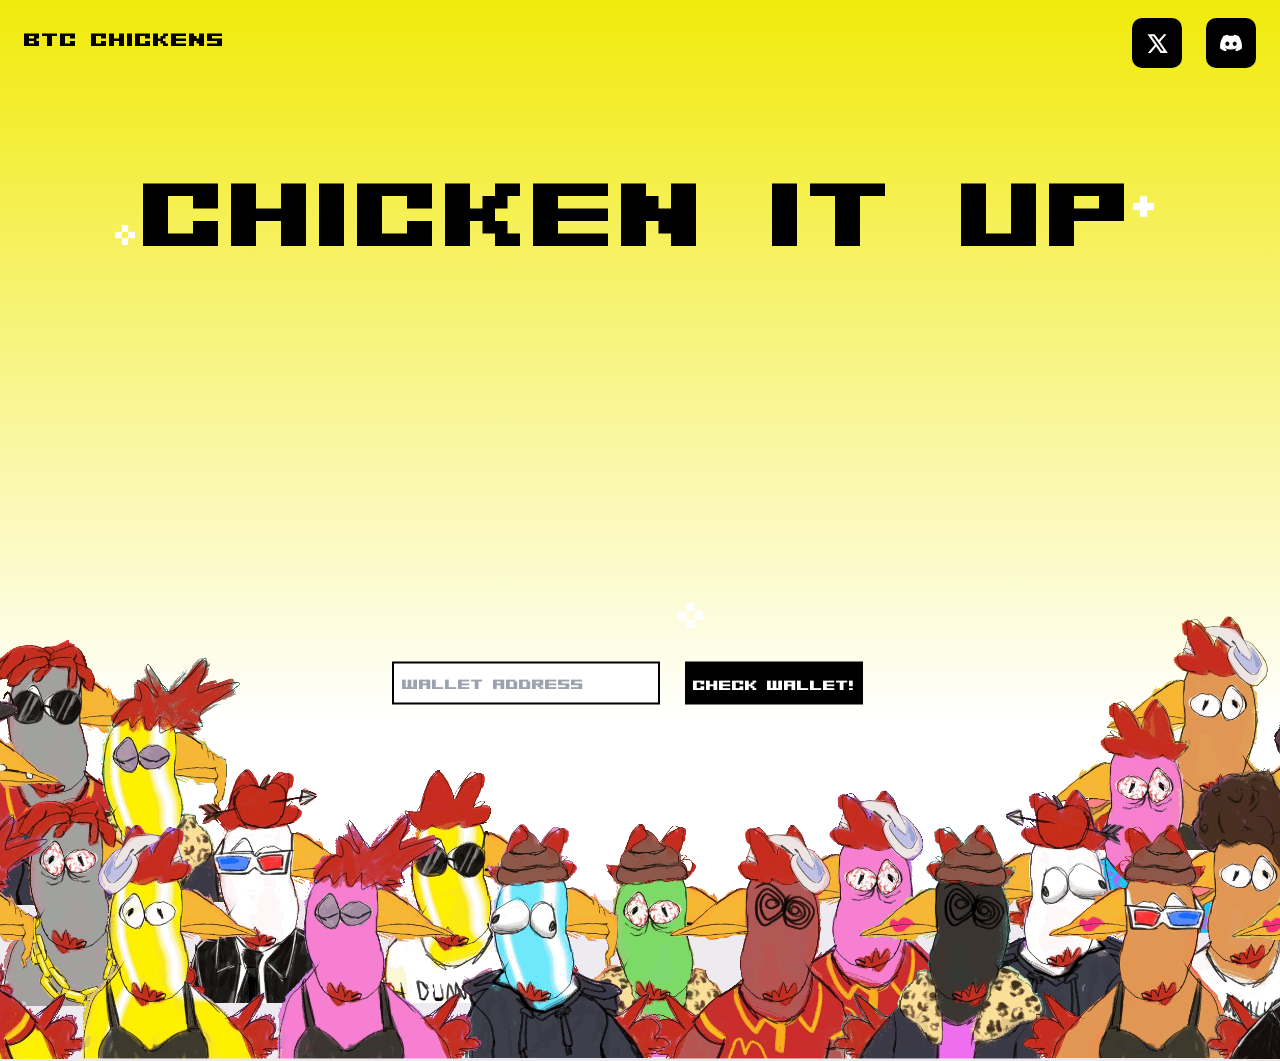
<file: index.html>
<!doctype html><html lang="en"><head><meta charset="utf-8"/><meta content="initial-scale=1,minimum-scale=1,width=device-width,viewport-fit=cover,user-scalable=no,shrink-to-fit=no" name="viewport"/><meta name="theme-color" content="#FFFFFF"/><meta name="robots" content="noindex"/><meta name="description" content=""/><link rel="icon" href="/favicon.png"/><link rel="manifest" href="/manifest.json"/><style>body{background:#eeebf0}#root:empty{position:absolute;top:calc(50% - 1.5em);left:calc(50% - 1.5em);width:3em;height:3em;border:.3em solid rgba(0,0,0,.1);border-left:.3em solid #fff;border-radius:50%;animation:load 1.1s infinite linear}@keyframes load{0%{transform:rotate(0)}100%{transform:rotate(360deg)}}</style><title>The BTC Chickens</title><script defer="defer" src="/static/js/main.f13a1736.js"></script><link href="/static/css/main.7ea2f983.css" rel="stylesheet"></head><body><noscript>You need to enable JavaScript to run this app.</noscript><div id="root"></div></body></html>
</file>
<file: static/css/main.7ea2f983.css>
/*
! tailwindcss v3.4.6 | MIT License | https://tailwindcss.com
*/*,:after,:before{border:0 solid #e5e7eb;box-sizing:border-box}:after,:before{--tw-content:""}:host,html{-webkit-text-size-adjust:100%;font-feature-settings:normal;-webkit-tap-highlight-color:transparent;font-family:ui-sans-serif,system-ui,sans-serif,Apple Color Emoji,Segoe UI Emoji,Segoe UI Symbol,Noto Color Emoji;font-variation-settings:normal;line-height:1.5;tab-size:4}body{line-height:inherit;margin:0}hr{border-top-width:1px;color:inherit;height:0}abbr:where([title]){-webkit-text-decoration:underline dotted;text-decoration:underline dotted}h1,h2,h3,h4,h5,h6{font-size:inherit;font-weight:inherit}a{color:inherit;text-decoration:inherit}b,strong{font-weight:bolder}code,kbd,pre,samp{font-feature-settings:normal;font-family:ui-monospace,SFMono-Regular,Menlo,Monaco,Consolas,Liberation Mono,Courier New,monospace;font-size:1em;font-variation-settings:normal}small{font-size:80%}sub,sup{font-size:75%;line-height:0;position:relative;vertical-align:baseline}sub{bottom:-.25em}sup{top:-.5em}table{border-collapse:collapse;border-color:inherit;text-indent:0}button,input,optgroup,select,textarea{font-feature-settings:inherit;color:inherit;font-family:inherit;font-size:100%;font-variation-settings:inherit;font-weight:inherit;letter-spacing:inherit;line-height:inherit;margin:0;padding:0}button,select{text-transform:none}button,input:where([type=button]),input:where([type=reset]),input:where([type=submit]){-webkit-appearance:button;background-color:transparent;background-image:none}:-moz-focusring{outline:auto}:-moz-ui-invalid{box-shadow:none}progress{vertical-align:baseline}::-webkit-inner-spin-button,::-webkit-outer-spin-button{height:auto}[type=search]{-webkit-appearance:textfield;outline-offset:-2px}::-webkit-search-decoration{-webkit-appearance:none}::-webkit-file-upload-button{-webkit-appearance:button;font:inherit}summary{display:list-item}blockquote,dd,dl,figure,h1,h2,h3,h4,h5,h6,hr,p,pre{margin:0}fieldset{margin:0}fieldset,legend{padding:0}menu,ol,ul{list-style:none;margin:0;padding:0}dialog{padding:0}textarea{resize:vertical}input::placeholder,textarea::placeholder{color:#9ca3af;opacity:1}[role=button],button{cursor:pointer}:disabled{cursor:default}audio,canvas,embed,iframe,img,object,svg,video{display:block;vertical-align:middle}img,video{height:auto;max-width:100%}[hidden]{display:none}html{-webkit-tap-highlight-color:transparent;font-family:Cairo,ui-serif}*,:after,:before{--tw-border-spacing-x:0;--tw-border-spacing-y:0;--tw-translate-x:0;--tw-translate-y:0;--tw-rotate:0;--tw-skew-x:0;--tw-skew-y:0;--tw-scale-x:1;--tw-scale-y:1;--tw-pan-x: ;--tw-pan-y: ;--tw-pinch-zoom: ;--tw-scroll-snap-strictness:proximity;--tw-gradient-from-position: ;--tw-gradient-via-position: ;--tw-gradient-to-position: ;--tw-ordinal: ;--tw-slashed-zero: ;--tw-numeric-figure: ;--tw-numeric-spacing: ;--tw-numeric-fraction: ;--tw-ring-inset: ;--tw-ring-offset-width:0px;--tw-ring-offset-color:#fff;--tw-ring-color:rgba(59,130,246,.5);--tw-ring-offset-shadow:0 0 #0000;--tw-ring-shadow:0 0 #0000;--tw-shadow:0 0 #0000;--tw-shadow-colored:0 0 #0000;--tw-blur: ;--tw-brightness: ;--tw-contrast: ;--tw-grayscale: ;--tw-hue-rotate: ;--tw-invert: ;--tw-saturate: ;--tw-sepia: ;--tw-drop-shadow: ;--tw-backdrop-blur: ;--tw-backdrop-brightness: ;--tw-backdrop-contrast: ;--tw-backdrop-grayscale: ;--tw-backdrop-hue-rotate: ;--tw-backdrop-invert: ;--tw-backdrop-opacity: ;--tw-backdrop-saturate: ;--tw-backdrop-sepia: ;--tw-contain-size: ;--tw-contain-layout: ;--tw-contain-paint: ;--tw-contain-style: }::backdrop{--tw-border-spacing-x:0;--tw-border-spacing-y:0;--tw-translate-x:0;--tw-translate-y:0;--tw-rotate:0;--tw-skew-x:0;--tw-skew-y:0;--tw-scale-x:1;--tw-scale-y:1;--tw-pan-x: ;--tw-pan-y: ;--tw-pinch-zoom: ;--tw-scroll-snap-strictness:proximity;--tw-gradient-from-position: ;--tw-gradient-via-position: ;--tw-gradient-to-position: ;--tw-ordinal: ;--tw-slashed-zero: ;--tw-numeric-figure: ;--tw-numeric-spacing: ;--tw-numeric-fraction: ;--tw-ring-inset: ;--tw-ring-offset-width:0px;--tw-ring-offset-color:#fff;--tw-ring-color:rgba(59,130,246,.5);--tw-ring-offset-shadow:0 0 #0000;--tw-ring-shadow:0 0 #0000;--tw-shadow:0 0 #0000;--tw-shadow-colored:0 0 #0000;--tw-blur: ;--tw-brightness: ;--tw-contrast: ;--tw-grayscale: ;--tw-hue-rotate: ;--tw-invert: ;--tw-saturate: ;--tw-sepia: ;--tw-drop-shadow: ;--tw-backdrop-blur: ;--tw-backdrop-brightness: ;--tw-backdrop-contrast: ;--tw-backdrop-grayscale: ;--tw-backdrop-hue-rotate: ;--tw-backdrop-invert: ;--tw-backdrop-opacity: ;--tw-backdrop-saturate: ;--tw-backdrop-sepia: ;--tw-contain-size: ;--tw-contain-layout: ;--tw-contain-paint: ;--tw-contain-style: }.container{width:100%}@media (min-width:640px){.container{max-width:640px}}@media (min-width:768px){.container{max-width:768px}}@media (min-width:1024px){.container{max-width:1024px}}@media (min-width:1280px){.container{max-width:1280px}}@media (min-width:1536px){.container{max-width:1536px}}.absolute{position:absolute}.bottom-0{bottom:0}.left-\[34\%\]{left:34%}.left-\[44\%\]{left:44%}.left-\[50\%\]{left:50%}.left-\[52\%\]{left:52%}.left-\[53\%\]{left:53%}.left-\[88\%\]{left:88%}.left-\[9\%\]{left:9%}.top-\[12\%\]{top:12%}.top-\[18\%\]{top:18%}.top-\[21\%\]{top:21%}.top-\[25\%\]{top:25%}.top-\[45\%\]{top:45%}.top-\[65\%\]{top:65%}.top-\[67\%\]{top:67%}.z-10{z-index:10}.mx-\[13px\]{margin-left:13px;margin-right:13px}.mx-\[20px\]{margin-left:20px;margin-right:20px}.-mr-\[19px\]{margin-right:-19px}.-mt-\[6px\]{margin-top:-6px}.mb-\[10px\]{margin-bottom:10px}.mb-\[25px\]{margin-bottom:25px}.mb-\[2px\]{margin-bottom:2px}.ml-\[24px\]{margin-left:24px}.ml-\[30px\]{margin-left:30px}.mr-\[16px\]{margin-right:16px}.mr-\[24px\]{margin-right:24px}.mr-\[25px\]{margin-right:25px}.mr-\[8px\]{margin-right:8px}.mt-\[11px\]{margin-top:11px}.mt-\[15px\]{margin-top:15px}.mt-\[18px\]{margin-top:18px}.mt-\[25px\]{margin-top:25px}.mt-\[2px\]{margin-top:2px}.mt-\[30px\]{margin-top:30px}.flex{display:flex}.hidden{display:none}.h-\[13px\]{height:13px}.h-\[18px\]{height:18px}.h-\[20px\]{height:20px}.h-\[25px\]{height:25px}.h-\[30px\]{height:30px}.h-\[35px\]{height:35px}.h-\[50px\]{height:50px}.min-h-screen{min-height:100vh}.w-\[13px\]{width:13px}.w-\[18px\]{width:18px}.w-\[20px\]{width:20px}.w-\[2318px\]{width:2318px}.w-\[25px\]{width:25px}.w-\[35px\]{width:35px}.w-\[50px\]{width:50px}.w-\[85px\]{width:85px}.w-full{width:100%}.max-w-none{max-width:none}.shrink-0{flex-shrink:0}.grow{flex-grow:1}.-translate-x-\[50\%\]{--tw-translate-x:-50%}.-translate-x-\[50\%\],.-translate-y-\[50\%\]{transform:translate(var(--tw-translate-x),var(--tw-translate-y)) rotate(var(--tw-rotate)) skewX(var(--tw-skew-x)) skewY(var(--tw-skew-y)) scaleX(var(--tw-scale-x)) scaleY(var(--tw-scale-y))}.-translate-y-\[50\%\]{--tw-translate-y:-50%}.-rotate-90{--tw-rotate:-90deg}.-rotate-90,.transform{transform:translate(var(--tw-translate-x),var(--tw-translate-y)) rotate(var(--tw-rotate)) skewX(var(--tw-skew-x)) skewY(var(--tw-skew-y)) scaleX(var(--tw-scale-x)) scaleY(var(--tw-scale-y))}.cursor-pointer{cursor:pointer}.flex-row{flex-direction:row}.flex-col{flex-direction:column}.items-start{align-items:flex-start}.items-center{align-items:center}.justify-center{justify-content:center}.gap-\[5px\]{gap:5px}.self-start{align-self:flex-start}.rounded-\[100px\]{border-radius:100px}.rounded-\[10px\]{border-radius:10px}.rounded-\[15px\]{border-radius:15px}.rounded-full{border-radius:9999px}.border{border-width:1px}.border-2{border-width:2px}.border-\[4px\]{border-width:4px}.border-l-\[3px\]{border-left-width:3px}.border-black{--tw-border-opacity:1;border-color:rgb(0 0 0/var(--tw-border-opacity))}.border-white{--tw-border-opacity:1;border-color:rgb(255 255 255/var(--tw-border-opacity))}.bg-black{--tw-bg-opacity:1;background-color:rgb(0 0 0/var(--tw-bg-opacity))}.bg-white{--tw-bg-opacity:1;background-color:rgb(255 255 255/var(--tw-bg-opacity))}.bg-opacity-50{--tw-bg-opacity:0.5}.bg-gradient-to-b{background-image:linear-gradient(to bottom,var(--tw-gradient-stops))}.from-\[\#f1ea0b\]{--tw-gradient-from:#f1ea0b var(--tw-gradient-from-position);--tw-gradient-to:rgba(241,234,11,0) var(--tw-gradient-to-position);--tw-gradient-stops:var(--tw-gradient-from),var(--tw-gradient-to)}.to-white{--tw-gradient-to:#fff var(--tw-gradient-to-position)}.to-80\%{--tw-gradient-to-position:80%}.p-2{padding:.5rem}.p-4{padding:1rem}.p-\[15px\]{padding:15px}.px-\[20px\]{padding-left:20px;padding-right:20px}.pt-1{padding-top:.25rem}.pt-\[8px\]{padding-top:8px}.text-left{text-align:left}.text-center{text-align:center}.font-\[Book\]{font-family:Book}.font-\[Circular\]{font-family:Circular}.font-\[Minusio\]{font-family:Minusio}.text-\[10px\]{font-size:10px}.text-\[125px\]{font-size:125px}.text-\[13px\]{font-size:13px}.text-\[16px\]{font-size:16px}.text-\[25px\]{font-size:25px}.text-\[30px\]{font-size:30px}.text-\[40px\]{font-size:40px}.font-\[450\]{font-weight:450}.font-medium{font-weight:500}.leading-\[16px\]{line-height:16px}.leading-\[20px\]{line-height:20px}.leading-\[22px\]{line-height:22px}.leading-\[35px\]{line-height:35px}.leading-\[75px\]{line-height:75px}.text-white{--tw-text-opacity:1;color:rgb(255 255 255/var(--tw-text-opacity))}.opacity-10{opacity:.1}.opacity-50{opacity:.5}.filter{filter:var(--tw-blur) var(--tw-brightness) var(--tw-contrast) var(--tw-grayscale) var(--tw-hue-rotate) var(--tw-invert) var(--tw-saturate) var(--tw-sepia) var(--tw-drop-shadow)}@font-face{font-family:Circular;src:url(/static/media/circular-std-medium.9ffafeddf192e8c8a111.otf)}@font-face{font-family:Book;src:url(/static/media/circular-book.9048137056e4347dbbd5.otf)}@font-face{font-family:Minusio;src:url(/static/media/minusio.bedb990d802a7fd04c23.ttf)}body{font-size:.875rem;height:100vh;line-height:1.25rem;overflow-x:hidden;padding-bottom:env(safe-area-inset-bottom)}.icon-spin{animation:icon-spin 1s linear infinite;display:inline-block}@keyframes icon-spin{0%{transform:rotate(0deg)}to{transform:rotate(359deg)}}@media (min-width:640px){.sm\:mb-\[40px\]{margin-bottom:40px}.sm\:mt-0{margin-top:0}.sm\:mt-\[40px\]{margin-top:40px}.sm\:p-0{padding:0}.sm\:text-\[200px\]{font-size:200px}.sm\:leading-\[150px\]{line-height:150px}}@media (min-width:768px){.md\:mx-0{margin-left:0;margin-right:0}.md\:ml-\[25px\]{margin-left:25px}.md\:mt-\[5px\]{margin-top:5px}.md\:flex{display:flex}.md\:hidden{display:none}.md\:h-\[100px\]{height:100px}.md\:h-screen{height:100vh}.md\:w-\[450px\]{width:450px}.md\:flex-row{flex-direction:row}.md\:self-auto{align-self:auto}.md\:p-0{padding:0}.md\:pl-\[23px\]{padding-left:23px}}@media (min-width:1024px){.lg\:ml-\[50px\]{margin-left:50px}.lg\:flex{display:flex}}:root{--toastify-color-light:#fff;--toastify-color-dark:#121212;--toastify-color-info:#3498db;--toastify-color-success:#07bc0c;--toastify-color-warning:#f1c40f;--toastify-color-error:#e74c3c;--toastify-color-transparent:hsla(0,0%,100%,.7);--toastify-icon-color-info:var(--toastify-color-info);--toastify-icon-color-success:var(--toastify-color-success);--toastify-icon-color-warning:var(--toastify-color-warning);--toastify-icon-color-error:var(--toastify-color-error);--toastify-toast-width:320px;--toastify-toast-background:#fff;--toastify-toast-min-height:64px;--toastify-toast-max-height:800px;--toastify-font-family:sans-serif;--toastify-z-index:9999;--toastify-text-color-light:#757575;--toastify-text-color-dark:#fff;--toastify-text-color-info:#fff;--toastify-text-color-success:#fff;--toastify-text-color-warning:#fff;--toastify-text-color-error:#fff;--toastify-spinner-color:#616161;--toastify-spinner-color-empty-area:#e0e0e0;--toastify-color-progress-light:linear-gradient(90deg,#4cd964,#5ac8fa,#007aff,#34aadc,#5856d6,#ff2d55);--toastify-color-progress-dark:#bb86fc;--toastify-color-progress-info:var(--toastify-color-info);--toastify-color-progress-success:var(--toastify-color-success);--toastify-color-progress-warning:var(--toastify-color-warning);--toastify-color-progress-error:var(--toastify-color-error)}.Toastify__toast-container{box-sizing:border-box;color:#fff;padding:4px;position:fixed;-webkit-transform:translateZ(9999);-webkit-transform:translateZ(var(--toastify-z-index));width:320px;width:var(--toastify-toast-width);z-index:9999;z-index:var(--toastify-z-index)}.Toastify__toast-container--top-left{left:1em;top:1em}.Toastify__toast-container--top-center{left:50%;top:1em;transform:translateX(-50%)}.Toastify__toast-container--top-right{right:1em;top:1em}.Toastify__toast-container--bottom-left{bottom:1em;left:1em}.Toastify__toast-container--bottom-center{bottom:1em;left:50%;transform:translateX(-50%)}.Toastify__toast-container--bottom-right{bottom:1em;right:1em}@media only screen and (max-width:480px){.Toastify__toast-container{left:0;margin:0;padding:0;width:100vw}.Toastify__toast-container--top-center,.Toastify__toast-container--top-left,.Toastify__toast-container--top-right{top:0;transform:translateX(0)}.Toastify__toast-container--bottom-center,.Toastify__toast-container--bottom-left,.Toastify__toast-container--bottom-right{bottom:0;transform:translateX(0)}.Toastify__toast-container--rtl{left:auto;right:0}}.Toastify__toast{border-radius:4px;box-shadow:0 1px 10px 0 rgba(0,0,0,.1),0 2px 15px 0 rgba(0,0,0,.05);box-sizing:border-box;cursor:default;direction:ltr;display:flex;font-family:sans-serif;font-family:var(--toastify-font-family);justify-content:space-between;margin-bottom:1rem;max-height:800px;max-height:var(--toastify-toast-max-height);min-height:64px;min-height:var(--toastify-toast-min-height);overflow:hidden;padding:8px;position:relative;z-index:0}.Toastify__toast--rtl{direction:rtl}.Toastify__toast--close-on-click{cursor:pointer}.Toastify__toast-body{align-items:center;display:flex;flex:1 1 auto;margin:auto 0;padding:6px}.Toastify__toast-body>div:last-child{flex:1 1;word-break:break-word}.Toastify__toast-icon{display:flex;flex-shrink:0;margin-inline-end:10px;width:20px}.Toastify--animate{animation-duration:.7s;animation-fill-mode:both}.Toastify--animate-icon{animation-duration:.3s;animation-fill-mode:both}@media only screen and (max-width:480px){.Toastify__toast{border-radius:0;margin-bottom:0}}.Toastify__toast-theme--dark{background:#121212;background:var(--toastify-color-dark);color:#fff;color:var(--toastify-text-color-dark)}.Toastify__toast-theme--colored.Toastify__toast--default,.Toastify__toast-theme--light{background:#fff;background:var(--toastify-color-light);color:#757575;color:var(--toastify-text-color-light)}.Toastify__toast-theme--colored.Toastify__toast--info{background:#3498db;background:var(--toastify-color-info);color:#fff;color:var(--toastify-text-color-info)}.Toastify__toast-theme--colored.Toastify__toast--success{background:#07bc0c;background:var(--toastify-color-success);color:#fff;color:var(--toastify-text-color-success)}.Toastify__toast-theme--colored.Toastify__toast--warning{background:#f1c40f;background:var(--toastify-color-warning);color:#fff;color:var(--toastify-text-color-warning)}.Toastify__toast-theme--colored.Toastify__toast--error{background:#e74c3c;background:var(--toastify-color-error);color:#fff;color:var(--toastify-text-color-error)}.Toastify__progress-bar-theme--light{background:linear-gradient(90deg,#4cd964,#5ac8fa,#007aff,#34aadc,#5856d6,#ff2d55);background:var(--toastify-color-progress-light)}.Toastify__progress-bar-theme--dark{background:#bb86fc;background:var(--toastify-color-progress-dark)}.Toastify__progress-bar--info{background:#3498db;background:var(--toastify-color-progress-info)}.Toastify__progress-bar--success{background:#07bc0c;background:var(--toastify-color-progress-success)}.Toastify__progress-bar--warning{background:#f1c40f;background:var(--toastify-color-progress-warning)}.Toastify__progress-bar--error{background:#e74c3c;background:var(--toastify-color-progress-error)}.Toastify__progress-bar-theme--colored.Toastify__progress-bar--error,.Toastify__progress-bar-theme--colored.Toastify__progress-bar--info,.Toastify__progress-bar-theme--colored.Toastify__progress-bar--success,.Toastify__progress-bar-theme--colored.Toastify__progress-bar--warning{background:hsla(0,0%,100%,.7);background:var(--toastify-color-transparent)}.Toastify__close-button{align-self:flex-start;background:transparent;border:none;color:#fff;cursor:pointer;opacity:.7;outline:none;padding:0;transition:.3s ease}.Toastify__close-button--light{color:#000;opacity:.3}.Toastify__close-button>svg{fill:currentColor;height:16px;width:14px}.Toastify__close-button:focus,.Toastify__close-button:hover{opacity:1}@keyframes Toastify__trackProgress{0%{transform:scaleX(1)}to{transform:scaleX(0)}}.Toastify__progress-bar{bottom:0;height:5px;left:0;opacity:.7;position:absolute;transform-origin:left;width:100%;z-index:9999;z-index:var(--toastify-z-index)}.Toastify__progress-bar--animated{animation:Toastify__trackProgress linear 1 forwards}.Toastify__progress-bar--controlled{transition:transform .2s}.Toastify__progress-bar--rtl{left:auto;right:0;transform-origin:right}.Toastify__spinner{animation:Toastify__spin .65s linear infinite;border:2px solid #e0e0e0;border-color:var(--toastify-spinner-color-empty-area);border-radius:100%;border-right-color:#616161;border-right-color:var(--toastify-spinner-color);box-sizing:border-box;height:20px;width:20px}@keyframes Toastify__bounceInRight{0%,60%,75%,90%,to{animation-timing-function:cubic-bezier(.215,.61,.355,1)}0%{opacity:0;transform:translate3d(3000px,0,0)}60%{opacity:1;transform:translate3d(-25px,0,0)}75%{transform:translate3d(10px,0,0)}90%{transform:translate3d(-5px,0,0)}to{transform:none}}@keyframes Toastify__bounceOutRight{20%{opacity:1;transform:translate3d(-20px,0,0)}to{opacity:0;transform:translate3d(2000px,0,0)}}@keyframes Toastify__bounceInLeft{0%,60%,75%,90%,to{animation-timing-function:cubic-bezier(.215,.61,.355,1)}0%{opacity:0;transform:translate3d(-3000px,0,0)}60%{opacity:1;transform:translate3d(25px,0,0)}75%{transform:translate3d(-10px,0,0)}90%{transform:translate3d(5px,0,0)}to{transform:none}}@keyframes Toastify__bounceOutLeft{20%{opacity:1;transform:translate3d(20px,0,0)}to{opacity:0;transform:translate3d(-2000px,0,0)}}@keyframes Toastify__bounceInUp{0%,60%,75%,90%,to{animation-timing-function:cubic-bezier(.215,.61,.355,1)}0%{opacity:0;transform:translate3d(0,3000px,0)}60%{opacity:1;transform:translate3d(0,-20px,0)}75%{transform:translate3d(0,10px,0)}90%{transform:translate3d(0,-5px,0)}to{transform:translateZ(0)}}@keyframes Toastify__bounceOutUp{20%{transform:translate3d(0,-10px,0)}40%,45%{opacity:1;transform:translate3d(0,20px,0)}to{opacity:0;transform:translate3d(0,-2000px,0)}}@keyframes Toastify__bounceInDown{0%,60%,75%,90%,to{animation-timing-function:cubic-bezier(.215,.61,.355,1)}0%{opacity:0;transform:translate3d(0,-3000px,0)}60%{opacity:1;transform:translate3d(0,25px,0)}75%{transform:translate3d(0,-10px,0)}90%{transform:translate3d(0,5px,0)}to{transform:none}}@keyframes Toastify__bounceOutDown{20%{transform:translate3d(0,10px,0)}40%,45%{opacity:1;transform:translate3d(0,-20px,0)}to{opacity:0;transform:translate3d(0,2000px,0)}}.Toastify__bounce-enter--bottom-left,.Toastify__bounce-enter--top-left{animation-name:Toastify__bounceInLeft}.Toastify__bounce-enter--bottom-right,.Toastify__bounce-enter--top-right{animation-name:Toastify__bounceInRight}.Toastify__bounce-enter--top-center{animation-name:Toastify__bounceInDown}.Toastify__bounce-enter--bottom-center{animation-name:Toastify__bounceInUp}.Toastify__bounce-exit--bottom-left,.Toastify__bounce-exit--top-left{animation-name:Toastify__bounceOutLeft}.Toastify__bounce-exit--bottom-right,.Toastify__bounce-exit--top-right{animation-name:Toastify__bounceOutRight}.Toastify__bounce-exit--top-center{animation-name:Toastify__bounceOutUp}.Toastify__bounce-exit--bottom-center{animation-name:Toastify__bounceOutDown}@keyframes Toastify__zoomIn{0%{opacity:0;transform:scale3d(.3,.3,.3)}50%{opacity:1}}@keyframes Toastify__zoomOut{0%{opacity:1}50%{opacity:0;transform:scale3d(.3,.3,.3)}to{opacity:0}}.Toastify__zoom-enter{animation-name:Toastify__zoomIn}.Toastify__zoom-exit{animation-name:Toastify__zoomOut}@keyframes Toastify__flipIn{0%{animation-timing-function:ease-in;opacity:0;transform:perspective(400px) rotateX(90deg)}40%{animation-timing-function:ease-in;transform:perspective(400px) rotateX(-20deg)}60%{opacity:1;transform:perspective(400px) rotateX(10deg)}80%{transform:perspective(400px) rotateX(-5deg)}to{transform:perspective(400px)}}@keyframes Toastify__flipOut{0%{transform:perspective(400px)}30%{opacity:1;transform:perspective(400px) rotateX(-20deg)}to{opacity:0;transform:perspective(400px) rotateX(90deg)}}.Toastify__flip-enter{animation-name:Toastify__flipIn}.Toastify__flip-exit{animation-name:Toastify__flipOut}@keyframes Toastify__slideInRight{0%{transform:translate3d(110%,0,0);visibility:visible}to{transform:translateZ(0)}}@keyframes Toastify__slideInLeft{0%{transform:translate3d(-110%,0,0);visibility:visible}to{transform:translateZ(0)}}@keyframes Toastify__slideInUp{0%{transform:translate3d(0,110%,0);visibility:visible}to{transform:translateZ(0)}}@keyframes Toastify__slideInDown{0%{transform:translate3d(0,-110%,0);visibility:visible}to{transform:translateZ(0)}}@keyframes Toastify__slideOutRight{0%{transform:translateZ(0)}to{transform:translate3d(110%,0,0);visibility:hidden}}@keyframes Toastify__slideOutLeft{0%{transform:translateZ(0)}to{transform:translate3d(-110%,0,0);visibility:hidden}}@keyframes Toastify__slideOutDown{0%{transform:translateZ(0)}to{transform:translate3d(0,500px,0);visibility:hidden}}@keyframes Toastify__slideOutUp{0%{transform:translateZ(0)}to{transform:translate3d(0,-500px,0);visibility:hidden}}.Toastify__slide-enter--bottom-left,.Toastify__slide-enter--top-left{animation-name:Toastify__slideInLeft}.Toastify__slide-enter--bottom-right,.Toastify__slide-enter--top-right{animation-name:Toastify__slideInRight}.Toastify__slide-enter--top-center{animation-name:Toastify__slideInDown}.Toastify__slide-enter--bottom-center{animation-name:Toastify__slideInUp}.Toastify__slide-exit--bottom-left,.Toastify__slide-exit--top-left{animation-name:Toastify__slideOutLeft}.Toastify__slide-exit--bottom-right,.Toastify__slide-exit--top-right{animation-name:Toastify__slideOutRight}.Toastify__slide-exit--top-center{animation-name:Toastify__slideOutUp}.Toastify__slide-exit--bottom-center{animation-name:Toastify__slideOutDown}@keyframes Toastify__spin{0%{transform:rotate(0deg)}to{transform:rotate(1turn)}}.progress-shadow{box-shadow:0 4px 100px rgba(0,0,0,.25)}@media only screen and (min-height:1051px){.cheetah-img{bottom:0}.fire-img{bottom:0;transform:translate(-50%)}}@media only screen and (max-height:1050px){.cheetah-img{top:50%}.fire-img{top:50%;transform:translate(-50%,340px)}}:root{--color-primary:#000;--color-secondary:#000000bf;--color-tertiary:#00000080;--color-quaternary:#00000040;--color-quinary:#0000001a}.text_shadows{animation:shadows 1.2s ease-in infinite,move 1.2s ease-in infinite;color:#000;color:var(--color-primary);text-shadow:3px 3px 0 #000000bf,6px 6px 0 #00000080,9px 9px #00000040,12px 12px 0 #0000001a;text-shadow:3px 3px 0 var(--color-secondary),6px 6px 0 var(--color-tertiary),9px 9px var(--color-quaternary),12px 12px 0 var(--color-quinary)}@keyframes shadows{0%{text-shadow:none}10%{text-shadow:3px 3px 0 #000000bf;text-shadow:3px 3px 0 var(--color-secondary)}20%{text-shadow:3px 3px 0 #000000bf,6px 6px 0 #00000080;text-shadow:3px 3px 0 var(--color-secondary),6px 6px 0 var(--color-tertiary)}30%{text-shadow:3px 3px 0 #000000bf,6px 6px 0 #00000080,9px 9px #00000040;text-shadow:3px 3px 0 var(--color-secondary),6px 6px 0 var(--color-tertiary),9px 9px var(--color-quaternary)}40%{text-shadow:3px 3px 0 #000000bf,6px 6px 0 #00000080,9px 9px #00000040,12px 12px 0 #0000001a;text-shadow:3px 3px 0 var(--color-secondary),6px 6px 0 var(--color-tertiary),9px 9px var(--color-quaternary),12px 12px 0 var(--color-quinary)}50%{text-shadow:3px 3px 0 #000000bf,6px 6px 0 #00000080,9px 9px #00000040,12px 12px 0 #0000001a;text-shadow:3px 3px 0 var(--color-secondary),6px 6px 0 var(--color-tertiary),9px 9px var(--color-quaternary),12px 12px 0 var(--color-quinary)}60%{text-shadow:3px 3px 0 #000000bf,6px 6px 0 #00000080,9px 9px #00000040,12px 12px 0 #0000001a;text-shadow:3px 3px 0 var(--color-secondary),6px 6px 0 var(--color-tertiary),9px 9px var(--color-quaternary),12px 12px 0 var(--color-quinary)}70%{text-shadow:3px 3px 0 #000000bf,6px 6px 0 #00000080,9px 9px #00000040;text-shadow:3px 3px 0 var(--color-secondary),6px 6px 0 var(--color-tertiary),9px 9px var(--color-quaternary)}80%{text-shadow:3px 3px 0 #000000bf,6px 6px 0 #00000080;text-shadow:3px 3px 0 var(--color-secondary),6px 6px 0 var(--color-tertiary)}90%{text-shadow:3px 3px 0 #000000bf;text-shadow:3px 3px 0 var(--color-secondary)}to{text-shadow:none}}@keyframes move{0%{transform:translate(0)}40%{transform:translate(-12px,-12px)}50%{transform:translate(-12px,-12px)}60%{transform:translate(-12px,-12px)}to{transform:translate(0)}}
/*# sourceMappingURL=main.7ea2f983.css.map*/
</file>
